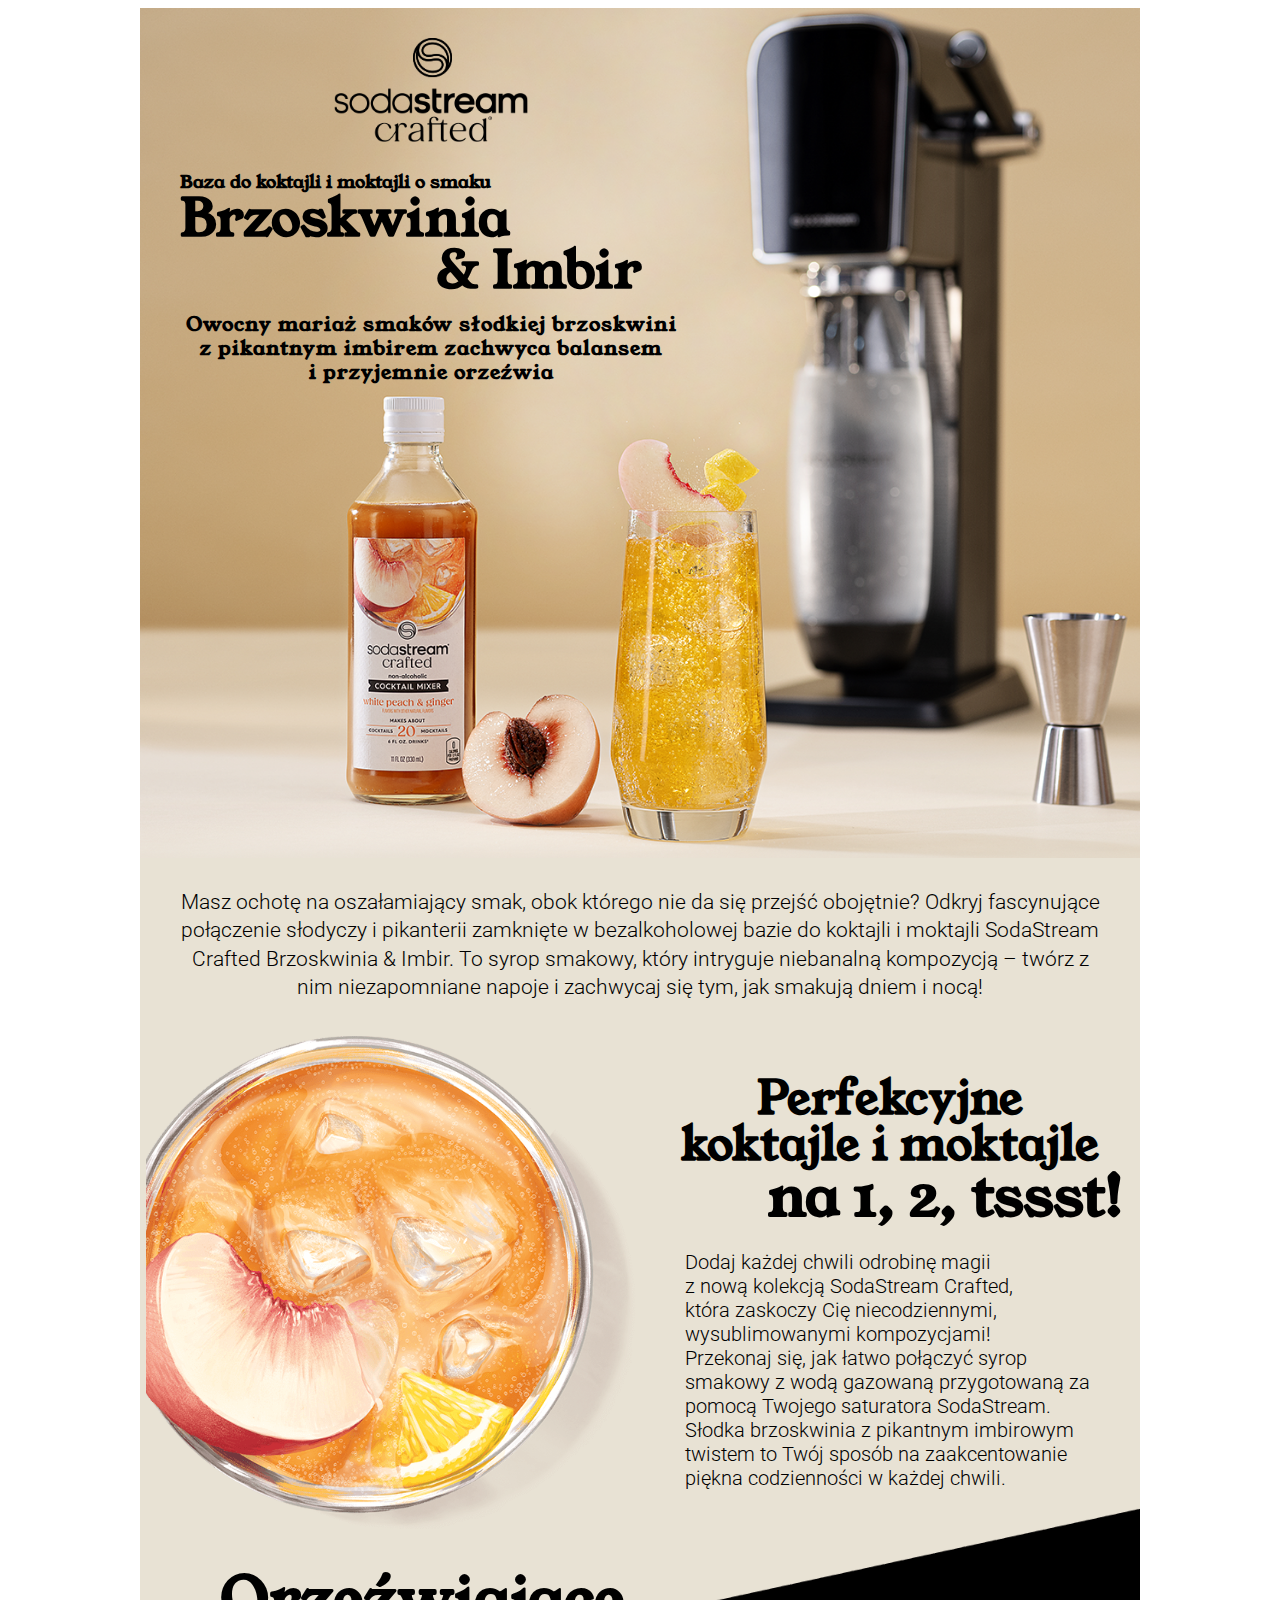
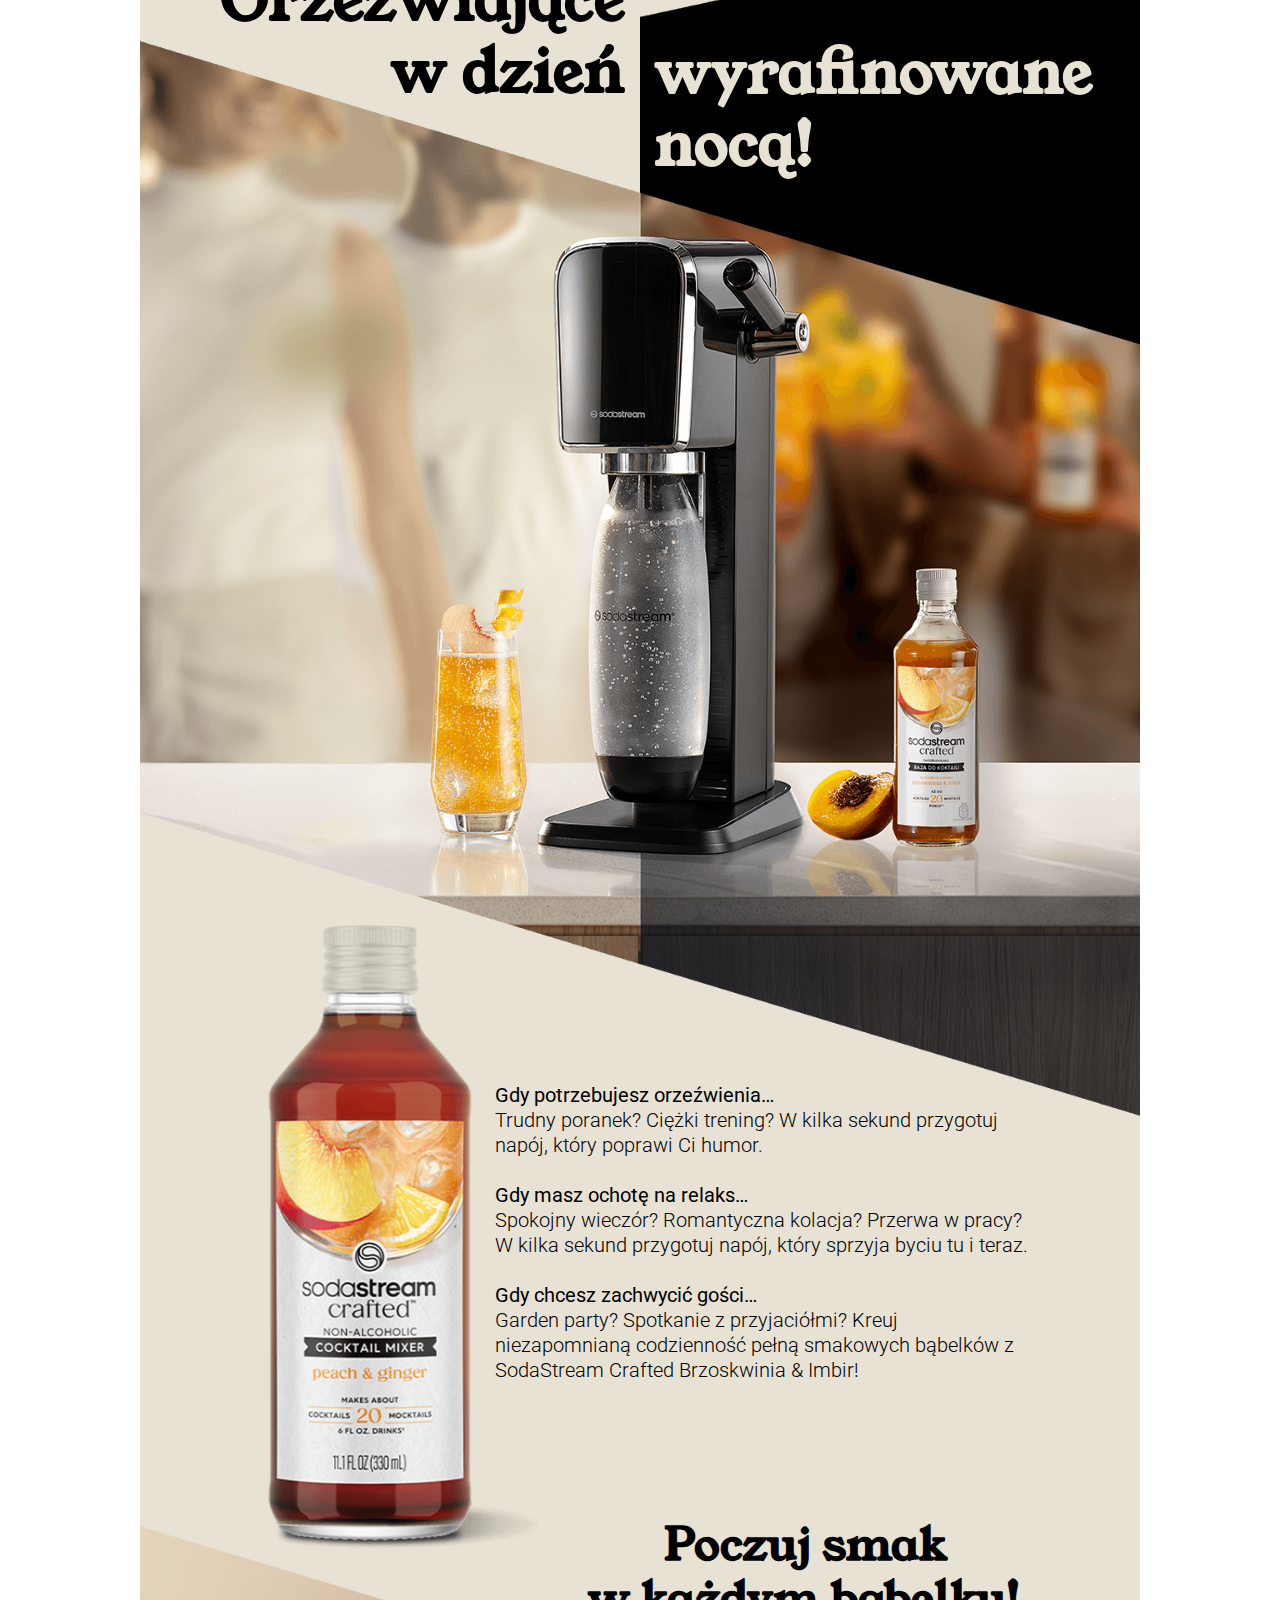
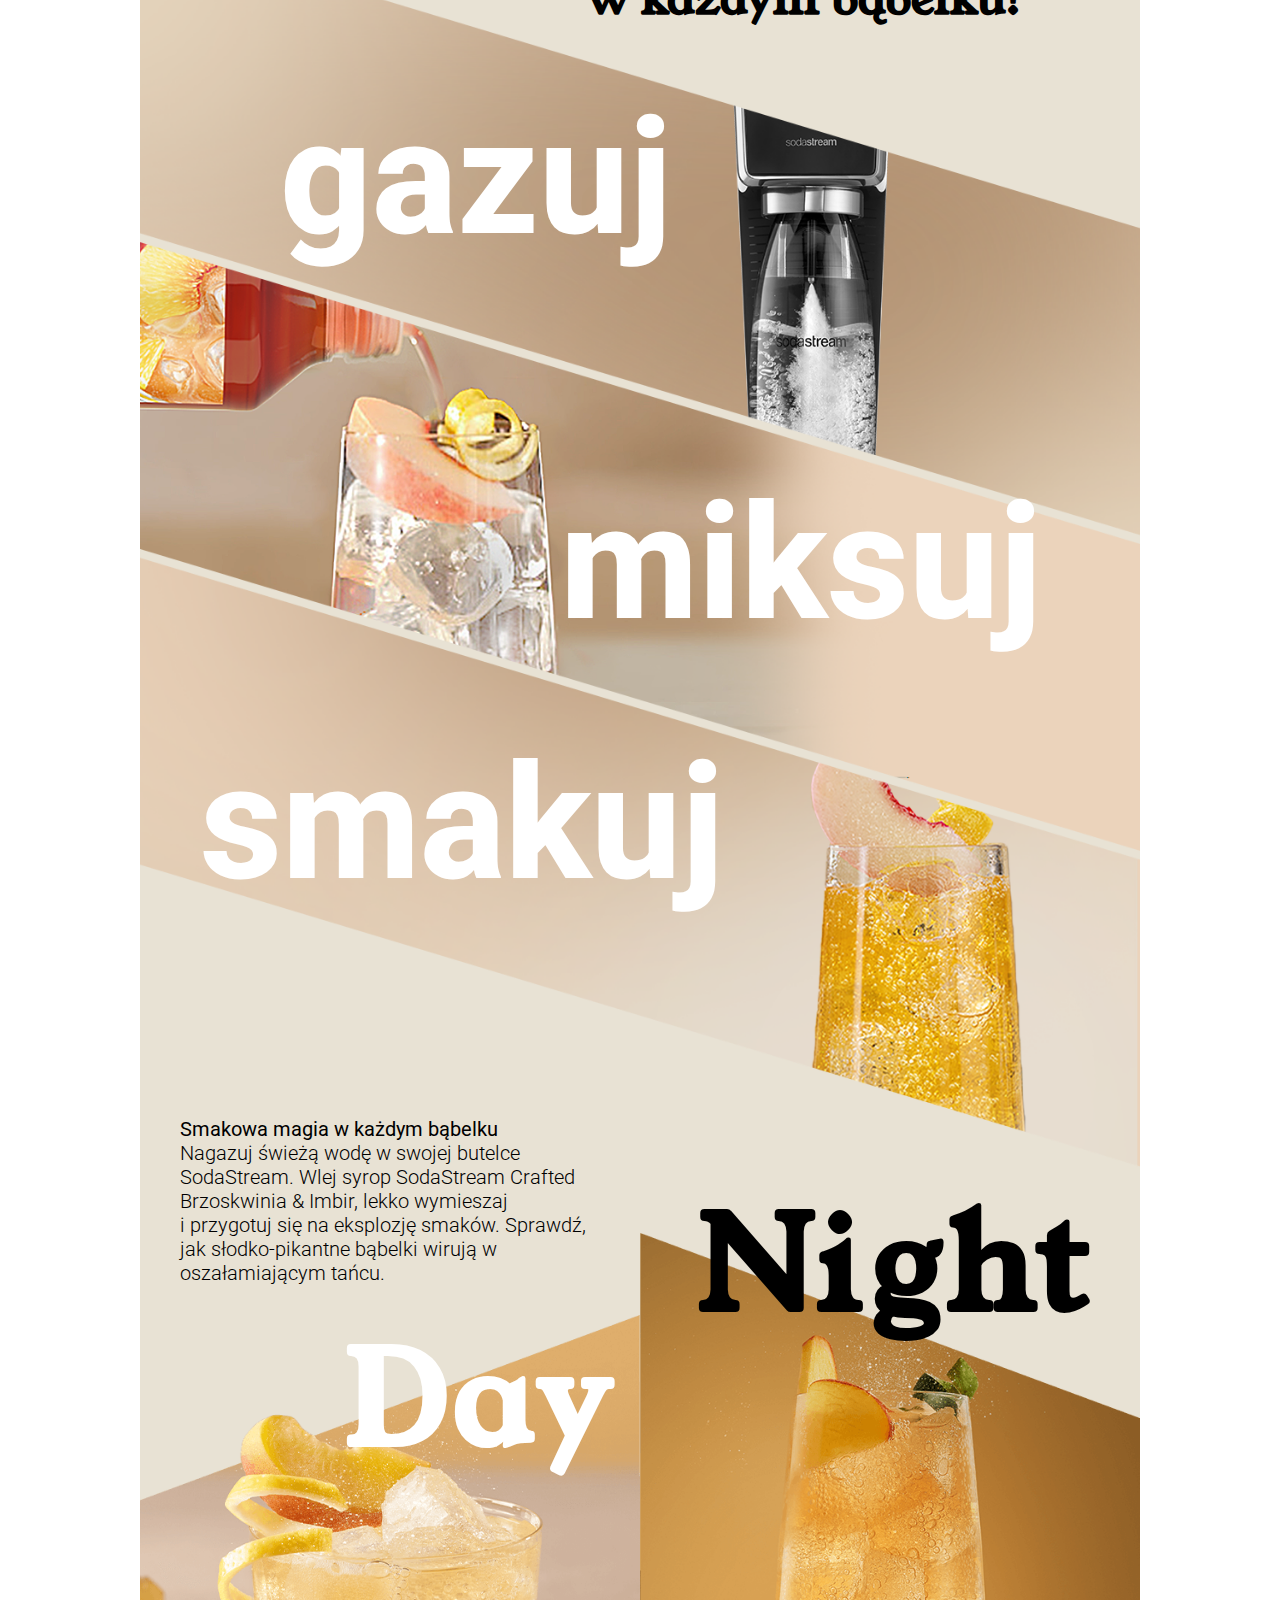
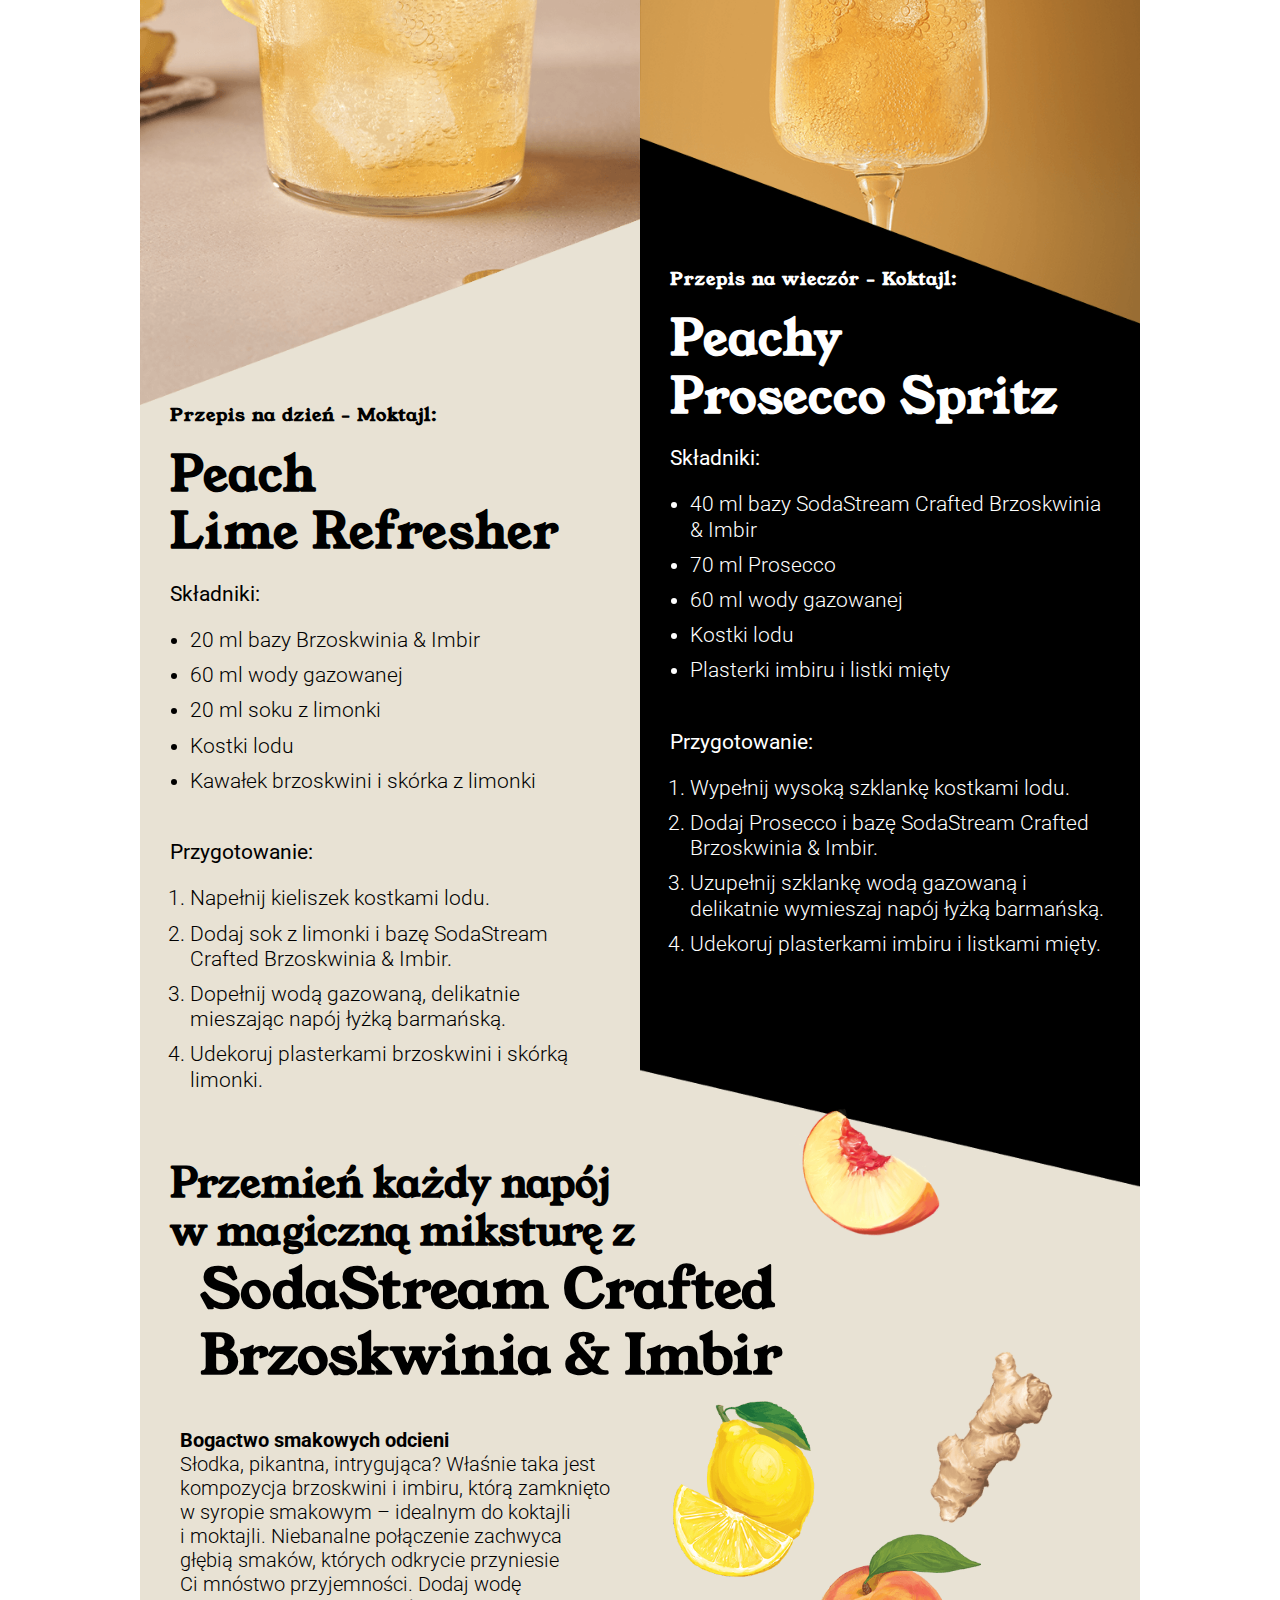
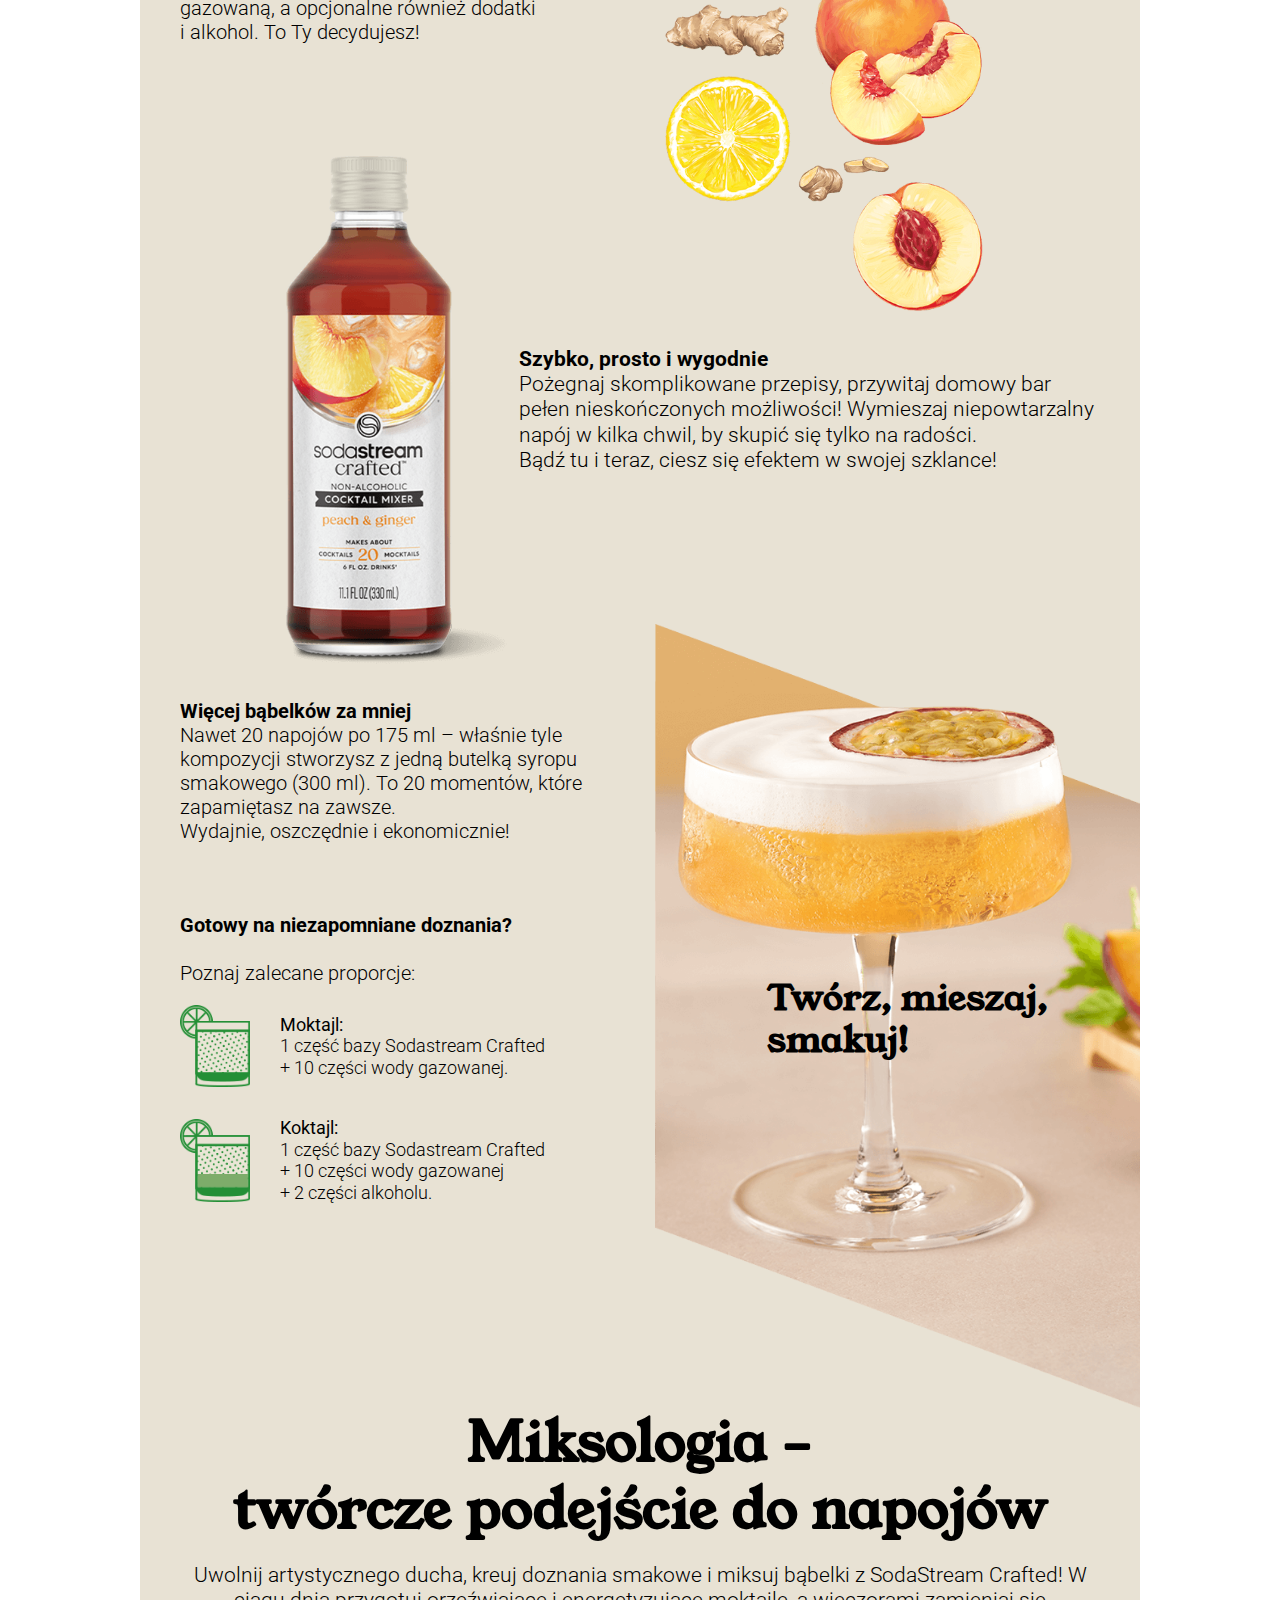
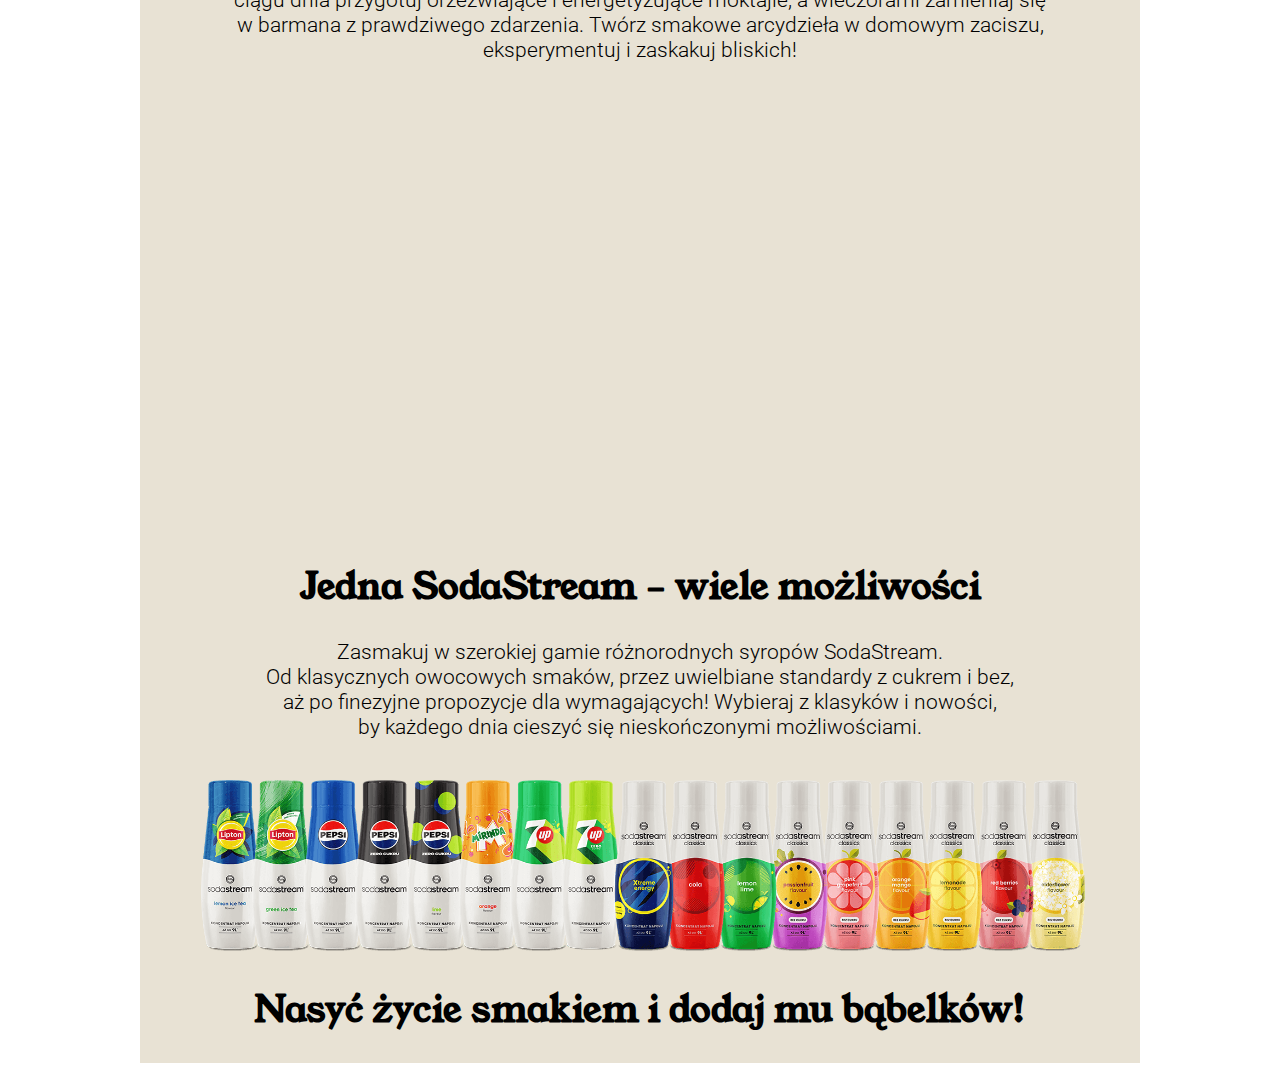
<file: 7290113762954/index.html>
<!DOCTYPE html>
<html lang="pl">

  <head>
    <meta charset="UTF-8" />
    <meta name="viewport" content="width=device-width, initial-scale=1.0">
    <title>New Syrup</title>
    <style>
      @import url('https://fonts.googleapis.com/css2?family=Roboto:ital,wght@0,100..900;1,100..900&family=Young+Serif&display=swap');
      #es-rc-content.es-rc {
        font-family: "HurmeGeometricSans3-Regular", "Roboto", sans-serif;
        font-size: 16px;
        font-weight: 300;
        line-height: 1.2;
        max-width: 1000px;
        margin: 0 auto;
        padding: 0;
        overflow: hidden;
        color: #000000;
        background: #e8e2d4;
      }
      #es-rc-content.es-rc .es-title {
        margin: 0;
        padding: 0;
        line-height: inherit;
        color: inherit;
        text-align: center;
        margin-bottom: 32px;
        margin-top: 32px;
        font-family: "Gazpacho-Bold", "Young Serif", sans-serif;
        font-weight: 700;
        font-size: 36px;
      }
      #es-rc-content.es-rc html,
      #es-rc-content.es-rc body {
        margin: 0;
        padding: 0;
      }
      #es-rc-content.es-rc * {
        box-sizing: border-box;
      }
      #es-rc-content.es-rc p {
        margin: 0;
      }
      #es-rc-content.es-rc h2 {
        margin: 0;
      }
      #es-rc-content.es-rc .es-kv {
        margin: 0;
        padding: 0;
        padding-left: 5px;
        padding-right: 5px;
        position: relative;
      }
      #es-rc-content.es-rc .es-kv__logo {
        position: relative;
        margin: 0 auto;
        padding: 30px 15px;
        max-width: 90%;
      }
      #es-rc-content.es-rc .es-kv__title {
        position: relative;
        margin: 0;
        padding: 0;
        font-family: "Gazpacho-Bold", "Young Serif", sans-serif;
        font-weight: 700;
        padding-top: 5px;
        padding-bottom: 15px;
        text-align: center;
        font-size: 35px;
        font-weight: 700;
        line-height: 1;
      }
      #es-rc-content.es-rc .es-kv__title--small {
        font-family: "Gazpacho-Bold", "Young Serif", sans-serif;
        font-weight: 700;
        font-size: 14px;
        text-align: center;
      }
      #es-rc-content.es-rc .es-kv__subtitle {
        font-family: "Gazpacho-Bold", "Young Serif", sans-serif;
        font-weight: 700;
        text-align: center;
        font-size: 18px;
        padding-bottom: 15px;
        letter-spacing: 1px;
      }
      #es-rc-content.es-rc .es-kv__packshot {
        position: relative;
      }
      #es-rc-content.es-rc .es-kv__packshot--photo {
        max-width: 100%;
        display: block;
        margin: 0 auto;
        position: relative;
        z-index: 1;
      }
      #es-rc-content.es-rc .es-kv__img {
        max-width: 60%;
        display: block;
        margin: 0 auto;
      }
      #es-rc-content.es-rc .es-kv__text {
        font-family: "HurmeGeometricSans3-Regular", "Roboto";
        font-weight: 300;
        margin: 0 auto;
        margin-bottom: 30px;
        text-align: center;
        padding: 0 10px;
        font-size: 16px;
      }
      #es-rc-content.es-rc .es-info {
        margin: 0;
        padding: 0;
      }
      #es-rc-content.es-rc .es-info__title {
        position: relative;
        margin: 0;
        padding: 0;
        margin: 0 auto;
        color: #000000;
        padding: 25px;
        text-align: center;
        font-size: 28px;
      }
      #es-rc-content.es-rc .es-info__title--large {
        display: block;
        text-align: right;
        font-size: 32px;
      }
      #es-rc-content.es-rc .es-info__text {
        width: 90%;
        margin: 0;
        padding: 0;
        font-family: "HurmeGeometricSans3-Regular", "Roboto";
        font-weight: 300;
        color: #000000;
        padding: 0 15px 25px;
        margin: 0 auto;
      }
      #es-rc-content.es-rc .es-info__text b {
        font-family: "HurmeGeometricSans3-Bold", "Roboto";
        font-weight: 700;
      }
      #es-rc-content.es-rc .es-possibilities {
        margin: 30px 0 0;
        padding-top: 75px;
      }
      #es-rc-content.es-rc .es-possibilities__title {
        position: relative;
        margin: 0;
        padding: 0;
        font-family: "Gazpacho-Bold", "Young Serif", sans-serif;
        font-weight: 700;
        padding: 15px 15px 0;
        margin-top: -12px;
        font-size: 20px;
        font-weight: 700;
      }
      #es-rc-content.es-rc .es-possibilities__title--first {
        margin-top: -30px;
        text-align: right;
      }
      #es-rc-content.es-rc .es-possibilities__title--second {
        position: absolute;
        top: 44%;
        left: -10px;
        color: #e8e2d4;
      }
      #es-rc-content.es-rc .es-possibilities__title-container {
        display: flex;
        justify-content: center;
        align-items: center;
        position: relative;
        top: -60px;
      }
      #es-rc-content.es-rc .es-possibilities__title-group {
        position: relative;
        max-width: 50%;
        min-width: 50%;
      }
      #es-rc-content.es-rc .es-possibilities__subtitle {
        margin: 0;
        padding: 0;
        padding-top: 20px;
        padding-right: 10px;
        font-size: 20px;
        font-family: "Gazpacho-Bold", "Young Serif", sans-serif;
        font-weight: 700;
        text-align: right;
      }
      #es-rc-content.es-rc .es-possibilities__img {
        max-width: 100%;
        display: block;
        margin: 0 auto;
        margin-top: -103px;
      }
      #es-rc-content.es-rc .es-possibilities__text {
        padding: 15px;
        font-family: "HurmeGeometricSans3-Regular", "Roboto";
        font-weight: 300;
      }
      #es-rc-content.es-rc .es-possibilities__packshot {
        margin: 0 auto;
        display: block;
        max-width: 100%;
        max-width: 60%;
        padding-left: 45px;
      }
      #es-rc-content.es-rc .es-photo__img {
        max-width: 90%;
        display: block;
        margin: 0 auto;
        padding: 5px 5px;
      }
      #es-rc-content.es-rc .es-photo__img {
        margin-left: -1%;
      }
      #es-rc-content.es-rc .es-photo__img--syrups {
        margin: 0 auto;
      }
      #es-rc-content.es-rc .es-triple__title {
        position: relative;
        margin: 0;
        padding: 0;
        font-family: "HurmeGeometricSans3-Bold", "Roboto";
        font-weight: 700;
        padding: 15px 15px 0;
        text-align: center;
        text-transform: uppercase;
        font-size: 36px;
        font-weight: 700;
      }
      #es-rc-content.es-rc .es-triple__text {
        margin: 0;
        padding: 0;
        line-height: inherit;
        color: inherit;
        font-family: inherit;
        font-weight: inherit;
        margin: 0 auto;
        width: 80%;
        font-size: 20px;
        font-family: "HurmeGeometricSans3-Light", "Roboto", sans-serif;
        text-align: center;
        padding: 0 15px 30px;
      }
      #es-rc-content.es-rc .es-triple__wrapper {
        display: flex;
        flex-wrap: wrap;
        align-items: center;
        justify-content: space-around;
      }
      #es-rc-content.es-rc .es-triple__mobile-container {
        position: relative;
      }
      #es-rc-content.es-rc .es-triple__single {
        height: 100%;
        position: relative;
      }
      #es-rc-content.es-rc .es-triple__desc {
        margin: 0;
        padding: 0;
        position: absolute;
        top: 25px;
        left: 0;
        font-family: "HurmeGeometricSans3-Bold", "Roboto";
        font-weight: 700;
        color: #ffffff;
        font-size: 35px;
        text-align: center;
        padding-top: 20px;
      }
      #es-rc-content.es-rc .es-triple__desc--first {
        top: 20%;
        left: 24%;
      }
      #es-rc-content.es-rc .es-triple__desc--second {
        top: 32%;
        left: 41%;
      }
      #es-rc-content.es-rc .es-triple__desc--third {
        top: 21%;
        left: 16%;
      }
      #es-rc-content.es-rc .es-triple__desc-mobile--first, #es-rc-content.es-rc .es-triple__desc-mobile--second, #es-rc-content.es-rc .es-triple__desc-mobile--third {
        position: absolute;
        top: 25px;
        left: 0;
        font-family: "HurmeGeometricSans3-Black", "Roboto";
        font-weight: 800;
        color: #ffffff;
        font-size: 45px;
        text-align: center;
      }
      #es-rc-content.es-rc .es-triple__desc-mobile--first {
        top: 12%;
        left: 23%;
      }
      #es-rc-content.es-rc .es-triple__desc-mobile--second {
        top: 41%;
        left: 43%;
      }
      #es-rc-content.es-rc .es-triple__desc-mobile--third {
        top: 61%;
        left: 16%;
      }
      #es-rc-content.es-rc .es-triple__desktop-container {
        display: none;
      }
      #es-rc-content.es-rc .es-triple__img {
        max-width: 100%;
        display: block;
        margin: 0 auto;
        min-width: 250px;
      }
      #es-rc-content.es-rc .es-recipes__day-night-title {
        margin-bottom: 20px;
        padding-left: 10px;
        padding-right: 10px;
        font-family: "HurmeGeometricSans3-Bold", "Roboto";
        font-weight: 700;
        font-size: 18px;
      }
      #es-rc-content.es-rc .es-recipes__day-night-description {
        padding-left: 10px;
        padding-right: 10px;
        margin-bottom: 30px;
        font-family: "HurmeGeometricSans3-Regular", "Roboto";
        font-weight: 300;
        font-size: 16px;
      }
      #es-rc-content.es-rc .es-recipes__day-night {
        position: relative;
        margin-bottom: 50px;
      }
      #es-rc-content.es-rc .es-recipes__day-night--second {
        margin-bottom: 100px;
      }
      #es-rc-content.es-rc .es-recipes__day-night-label {
        position: absolute;
        margin-top: 30px;
        padding-left: 10px;
        padding-right: 10px;
        font-family: "Gazpacho-Bold", "Young Serif", sans-serif;
        font-weight: 700;
        font-size: 60px;
        letter-spacing: 5px;
      }
      #es-rc-content.es-rc .es-recipes__day-night-label--first {
        color: #ffffff;
        top: 12%;
        left: 40%;
      }
      #es-rc-content.es-rc .es-recipes__day-night-label--second {
        color: #000000;
        top: -6%;
        left: 0%;
      }
      #es-rc-content.es-rc .es-recipes__img {
        margin: 0 auto;
        display: block;
        max-width: 100%;
      }
      #es-rc-content.es-rc .es-recipes__img--night-desktop {
        display: none;
      }
      #es-rc-content.es-rc .es-recipes__day-night-recipe-content-title {
        margin-bottom: 20px;
        font-family: "Gazpacho-Bold", "Young Serif", sans-serif;
        font-weight: 700;
        font-size: 30px;
        letter-spacing: 1px;
      }
      #es-rc-content.es-rc .es-recipes__day-night-recipe-content-title--small {
        margin-bottom: 20px;
        font-family: "HurmeGeometricSans3-Regular", "Roboto";
        font-weight: 400;
        font-size: 16px;
      }
      #es-rc-content.es-rc .es-recipes__day-night-recipe-content {
        padding-left: 10px;
        padding-right: 10px;
        z-index: 1;
        font-size: 13px;
      }
      #es-rc-content.es-rc .es-recipes__day-night-recipe-content--dark {
        background-color: black;
        color: white;
        -webkit-clip-path: polygon(0 0%, 100% 14%, 100% 100%, 0 89%);
                clip-path: polygon(0 0%, 100% 14%, 100% 100%, 0 89%);
        padding-top: 30%;
        padding-bottom: 90px;
        margin-top: -38%;
      }
      #es-rc-content.es-rc .es-recipes__day-night-recipe-content-ingredients-list {
        padding-left: 20px;
      }
      #es-rc-content.es-rc .es-recipes__day-night-recipe-content-ingredients-list li {
        margin-bottom: 10px;
      }
      #es-rc-content.es-rc .es-lemonade__title {
        margin-bottom: 10px;
      }
      #es-rc-content.es-rc .es-lemonade__subtitle {
        margin-bottom: 10px;
        font-family: "Gazpacho-Regular", "Roboto";
        font-weight: 400;
        text-align: center;
        font-size: 18px;
      }
      #es-rc-content.es-rc .es-lemonade__title-group {
        position: relative;
      }
      #es-rc-content.es-rc .es-lemonade__title-image {
        margin: 0 auto;
        display: block;
        max-width: 100%;
        max-width: 20%;
        position: absolute;
        top: -46%;
        right: 5%;
      }
      #es-rc-content.es-rc .es-lemonade__image {
        margin: 0 auto;
        display: block;
        max-width: 100%;
      }
      #es-rc-content.es-rc .es-lemonade__image--bottle {
        max-width: 50%;
        margin-bottom: 30px;
      }
      #es-rc-content.es-rc .es-lemonade__content {
        padding-top: 30px;
        margin-bottom: 50px;
      }
      #es-rc-content.es-rc .es-lemonade__text {
        font-family: "HurmeGeometricSans3-Regular", "Roboto";
        font-weight: 300;
        margin-bottom: 30px;
        padding-left: 10px;
        padding-right: 10px;
      }
      #es-rc-content.es-rc .es-lemonade__group {
        max-width: 400px;
        padding-left: 10px;
        padding-right: 10px;
      }
      #es-rc-content.es-rc .es-lemonade__group-list {
        max-width: 400px;
      }
      #es-rc-content.es-rc .es-lemonade__group-title {
        max-width: 400px;
        margin-bottom: 10px;
      }
      #es-rc-content.es-rc .es-lemonade__group-list-item {
        display: flex;
        align-items: center;
        justify-content: flex-start;
        gap: 30px;
        margin-bottom: 30px;
      }
      #es-rc-content.es-rc .es-lemonade__group-list-item-description {
        max-width: 60%;
      }
      #es-rc-content.es-rc .es-lemonade__group-list-item-image {
        margin: 0 auto;
        display: block;
        max-width: 100%;
        margin-left: 0;
        margin-right: 0;
        max-width: 70px;
      }
      #es-rc-content.es-rc .es-lemonade__bold {
        font-family: "HurmeGeometricSans3-Bold", "Roboto";
        font-weight: 700;
      }
      #es-rc-content.es-rc .es-lemonade__image-group {
        position: relative;
      }
      #es-rc-content.es-rc .es-lemonade__image-group-text {
        position: absolute;
        top: 43%;
        left: 16%;
        font-family: "Gazpacho-Bold", "Young Serif", sans-serif;
        font-weight: 700;
        font-size: 25px;
      }
      #es-rc-content.es-rc .es-video {
        margin: 0 auto 34px;
        width: 95%;
        position: relative;
      }
      #es-rc-content.es-rc .es-video__title {
        margin: 0;
        padding: 0;
        font-size: 30px;
        text-align: center;
        margin-bottom: 20px;
      }
      #es-rc-content.es-rc .es-video__subtitle {
        margin: 0;
        padding: 0;
        font-family: "Gazpacho-Regular", "Roboto";
        font-weight: 400;
        text-align: center;
        margin-bottom: 20px;
        font-size: 18px;
      }
      #es-rc-content.es-rc .es-video__subtitle-second {
        font-family: "Gazpacho-Bold", "Young Serif", sans-serif;
        font-weight: 700;
        font-size: 23px;
      }
      #es-rc-content.es-rc .es-video__text {
        font-family: "HurmeGeometricSans3-Regular", "Roboto";
        font-weight: 300;
        text-align: center;
        max-width: 100%;
        margin-bottom: 20px;
      }
      #es-rc-content.es-rc .es-video__container {
        margin: 0 auto;
        width: 100%;
        position: relative;
        padding-bottom: 46.25%;
        height: 0;
      }
      #es-rc-content.es-rc .es-video__iframe {
        border: 0;
        position: absolute;
        top: 0;
        left: 0;
        width: 100%;
        height: 100%;
        z-index: 1;
        max-height: 540px;
      }
      #es-rc-content.es-rc .es-video__img {
        max-width: 100%;
        display: block;
        margin: 0 auto;
        max-width: 200px;
      }
      #es-rc-content.es-rc .es-photo__text {
        font-size: 23px;
      }
      @media screen and (min-width: 400px) {
        #es-rc-content.es-rc .es-possibilities__title-container {
          top: -45px;
        }
      }
      @media screen and (min-width: 500px) {
        #es-rc-content.es-rc .es-recipes__day-night-recipe-content {
          font-size: 16px;
        }
        #es-rc-content.es-rc .es-recipes__day-night {
          margin-bottom: 100px;
        }
        #es-rc-content.es-rc .es-recipes__day-night-group {
          max-width: 395px;
          margin: 0 auto;
          margin-left: 10%;
        }
        #es-rc-content.es-rc .es-recipes__day-night-label--first {
          top: 10%;
          left: 44%;
        }
        #es-rc-content.es-rc .es-recipes__day-night-label--second {
          top: 3%;
          left: 0%;
        }
        #es-rc-content.es-rc .es-triple__wrapper {
          flex-wrap: nowrap;
        }
        #es-rc-content.es-rc .es-triple__desc-mobile--first, #es-rc-content.es-rc .es-triple__desc-mobile--second, #es-rc-content.es-rc .es-triple__desc-mobile--third {
          font-size: 70px;
        }
        #es-rc-content.es-rc .es-triple__desc-mobile--first {
          top: 12%;
          left: 23%;
        }
        #es-rc-content.es-rc .es-triple__desc-mobile--second {
          top: 41%;
          left: 41%;
        }
        #es-rc-content.es-rc .es-triple__desc-mobile--third {
          top: 61%;
          left: 16%;
        }
        #es-rc-content.es-rc .es-video {
          margin-top: -50px;
        }
        #es-rc-content.es-rc .es-video__img {
          max-width: 300px;
        }
        #es-rc-content.es-rc .es-video__text {
          max-width: 80%;
          margin: 0 auto;
          margin-bottom: 30px;
        }
        #es-rc-content.es-rc .es-possibilities__title-container {
          top: -15px;
        }
        #es-rc-content.es-rc .es-lemonade__image-group-text {
          top: 45%;
          left: 20%;
          font-size: 35px;
        }
        #es-rc-content.es-rc .es-photo__img {
          margin-left: -1%;
        }
        #es-rc-content.es-rc .es-photo__img--syrups {
          margin: 0 auto;
        }
      }
      @media screen and (min-width: 600px) {
        #es-rc-content.es-rc .es-title {
          font-size: 56px;
        }
        #es-rc-content.es-rc .es-video__subtitle-second {
          font-size: 36px;
        }
        #es-rc-content.es-rc .es-photo__text {
          font-size: 36px;
        }
        #es-rc-content.es-rc .es-recipes {
          display: flex;
        }
        #es-rc-content.es-rc .es-recipes__day-night {
          max-width: 50%;
        }
        #es-rc-content.es-rc .es-recipes__day-night--second {
          padding-top: 190px;
        }
        #es-rc-content.es-rc .es-recipes__day-night-label--second {
          top: 10%;
          left: 0%;
        }
        #es-rc-content.es-rc .es-recipes__day-night-recipe-content--dark {
          top: 47%;
        }
        #es-rc-content.es-rc .es-recipes__day-night-recipe-content {
          padding-left: 10px;
          padding-right: 10px;
          z-index: 1;
          font-size: 13px;
        }
        #es-rc-content.es-rc .es-recipes__day-night-label--first {
          top: 16%;
        }
        #es-rc-content.es-rc .es-possibilities {
          margin: 30px 0 0;
          padding-top: 75px;
        }
        #es-rc-content.es-rc .es-possibilities__packshot {
          padding-left: 0;
        }
        #es-rc-content.es-rc .es-possibilities__title-container {
          top: 10px;
        }
        #es-rc-content.es-rc .es-possibilities__title {
          font-size: 25px;
        }
        #es-rc-content.es-rc .es-possibilities__left, #es-rc-content.es-rc .es-possibilities__right {
          min-width: 50%;
        }
        #es-rc-content.es-rc .es-possibilities__right {
          min-width: 60%;
          margin-left: -50px;
        }
        #es-rc-content.es-rc .es-possibilities__content {
          display: flex;
          align-items: center;
          justify-content: center;
          padding-left: 30px;
          padding-right: 30px;
        }
        #es-rc-content.es-rc .es-possibilities__title {
          font-size: 25px;
        }
        #es-rc-content.es-rc .es-possibilities__title--first, #es-rc-content.es-rc .es-possibilities__title--second {
          font-size: 35px;
        }
        #es-rc-content.es-rc .es-possibilities__title--second {
          left: 0;
        }
        #es-rc-content.es-rc .es-info__container {
          display: flex;
          align-items: center;
          justify-content: center;
        }
        #es-rc-content.es-rc .es-info__left, #es-rc-content.es-rc .es-info__right {
          max-width: 50%;
        }
        #es-rc-content.es-rc .es-lemonade {
          margin-top: -100px;
        }
        #es-rc-content.es-rc .es-lemonade__subtitle {
          font-size: 26px;
        }
        #es-rc-content.es-rc .es-lemonade__image {
          max-width: 50%;
        }
        #es-rc-content.es-rc .es-lemonade__image--bottle {
          max-width: 25%;
        }
        #es-rc-content.es-rc .es-lemonade__image--coctail {
          max-width: 100%;
        }
      }
      @media screen and (min-width: 700px) {
        #es-rc-content.es-rc .es-triple__desc-mobile--first, #es-rc-content.es-rc .es-triple__desc-mobile--second, #es-rc-content.es-rc .es-triple__desc-mobile--third {
          font-size: 90px;
        }
        #es-rc-content.es-rc .es-triple__desc-mobile--first {
          top: 12%;
          left: 26%;
        }
        #es-rc-content.es-rc .es-triple__desc-mobile--second {
          top: 43%;
          left: 40%;
        }
        #es-rc-content.es-rc .es-triple__desc-mobile--third {
          top: 63%;
          left: 18%;
        }
      }
      @media screen and (min-width: 768px) {
        #es-rc-content.es-rc .es-kv {
          background: url("./images/kv-bg.png") no-repeat center center;
          background-size: cover;
          min-height: 800px;
          padding-bottom: 300px;
        }
        #es-rc-content.es-rc .es-kv__packshot {
          display: none;
        }
        #es-rc-content.es-rc .es-kv__title {
          font-size: 35px;
        }
        #es-rc-content.es-rc .es-kv__title--small {
          text-align: left;
        }
        #es-rc-content.es-rc .es-kv__title--left {
          display: block;
          text-align: left;
        }
        #es-rc-content.es-rc .es-kv__packshot {
          position: absolute;
          right: 0;
          top: 30px;
          width: 350px;
        }
        #es-rc-content.es-rc .es-kv__packshot--photo {
          max-width: 100%;
          display: block;
          margin: 0 auto;
          padding: 0;
          position: relative;
          z-index: 1;
        }
        #es-rc-content.es-rc .es-kv__title-group {
          position: absolute;
          max-width: 455px;
          left: 25px;
          top: -3%;
          margin: 0 auto;
          text-align: center;
        }
        #es-rc-content.es-rc .es-kv__text {
          padding-top: 30px;
          padding-bottom: 30px;
          width: 67%;
          margin: 0 auto;
          text-align: center;
          font-size: 17px;
        }
        #es-rc-content.es-rc .es-triple__title {
          font-size: 50px;
        }
        #es-rc-content.es-rc .es-info__titleBig {
          font-size: 50px;
        }
        #es-rc-content.es-rc .es-info__title--large {
          font-size: 42px;
          margin-right: 50px;
        }
        #es-rc-content.es-rc .es-recipes__day-night--first {
          margin-top: -50px;
        }
        #es-rc-content.es-rc .es-recipes__day-night--second {
          padding-top: 66px;
        }
        #es-rc-content.es-rc .es-recipes__day-night-recipe-content-title {
          margin-bottom: 20px;
          font-family: "Gazpacho-Bold", "Young Serif", sans-serif;
          font-weight: 700;
          font-size: 35px;
        }
        #es-rc-content.es-rc .es-recipes__day-night-recipe-content-title--small {
          font-size: 16px;
        }
        #es-rc-content.es-rc .es-recipes__day-night-label {
          font-size: 80px;
        }
        #es-rc-content.es-rc .es-recipes__day-night-label--first {
          top: 10%;
        }
        #es-rc-content.es-rc .es-recipes__day-night-label--second {
          top: 2%;
          left: 0%;
        }
        #es-rc-content.es-rc .es-recipes__day-night-recipe-content {
          font-size: 18px;
        }
        #es-rc-content.es-rc .es-lemonade__content {
          display: flex;
          align-items: center;
          justify-content: center;
          padding-left: 30px;
        }
        #es-rc-content.es-rc .es-lemonade__content--1 {
          align-items: flex-start;
        }
        #es-rc-content.es-rc .es-lemonade__content--2 {
          margin-top: -150px;
        }
        #es-rc-content.es-rc .es-lemonade__content--3 {
          margin-top: -150px;
        }
        #es-rc-content.es-rc .es-lemonade__image--grapefruit {
          margin-top: 50px;
        }
        #es-rc-content.es-rc .es-lemonade__image--coctail {
          max-width: 100%;
        }
        #es-rc-content.es-rc .es-lemonade__texts {
          max-width: 50%;
          padding-left: 2%;
        }
        #es-rc-content.es-rc .es-lemonade__text {
          max-width: 46%;
        }
        #es-rc-content.es-rc .es-lemonade__text--second {
          max-width: 63%;
        }
        #es-rc-content.es-rc .es-lemonade__text--third {
          max-width: 76%;
        }
        #es-rc-content.es-rc .es-lemonade__title {
          margin-left: 7%;
          font-size: 45px;
          text-align: left;
        }
        #es-rc-content.es-rc .es-lemonade__title {
          font-size: 40px;
        }
        #es-rc-content.es-rc .es-lemonade__title--second {
          display: block;
          padding-left: 30px;
          font-size: 55px;
        }
        #es-rc-content.es-rc .es-lemonade__subtitle {
          font-size: 40px;
          padding-left: 30px;
        }
        #es-rc-content.es-rc .es-lemonade__title-image {
          max-width: 15%;
          top: -23%;
          right: 20%;
        }
      }
      @media screen and (min-width: 825px) {
        #es-rc-content.es-rc .es-recipes__img--night-desktop {
          display: block;
        }
        #es-rc-content.es-rc .es-recipes__img--night-mobile {
          display: none;
        }
        #es-rc-content.es-rc .es-recipes__day-night-recipe-content--dark {
          position: absolute;
          top: 39%;
          left: 0;
          z-index: 1;
          color: #ffffff;
          margin-top: 0;
          background-color: transparent;
          padding-top: 0;
          -webkit-clip-path: none;
                  clip-path: none;
        }
      }
      @media screen and (min-width: 998px) {
        #es-rc-content.es-rc .es-kv__title {
          padding: 15px;
          padding-top: 0;
          padding-left: 0;
          font-size: 40px;
        }
        #es-rc-content.es-rc .es-kv__title--small {
          font-size: 18px;
        }
        #es-rc-content.es-rc .es-kv__img {
          max-width: 46%;
        }
        #es-rc-content.es-rc .es-kv__title-group {
          max-width: 455px;
          left: 10%;
          top: -1%;
        }
        #es-rc-content.es-rc .es-kv__packshot {
          position: absolute;
          right: 0;
          top: 30px;
          width: 450px;
        }
        #es-rc-content.es-rc .es-kv__packshot--photo {
          max-width: 100%;
          display: block;
          margin: 0 auto;
          padding: 0;
          position: relative;
          z-index: 1;
        }
        #es-rc-content.es-rc .es-possibilities {
          margin-top: -100px;
        }
        #es-rc-content.es-rc .es-possibilities__title-container {
          top: 43px;
        }
        #es-rc-content.es-rc .es-possibilities__right {
          margin-left: -160px;
          margin-top: 100px;
        }
        #es-rc-content.es-rc .es-possibilities__title {
          font-size: 36px;
        }
        #es-rc-content.es-rc .es-possibilities__title--first, #es-rc-content.es-rc .es-possibilities__title--second {
          font-size: 45px;
        }
        #es-rc-content.es-rc .es-possibilities__title--second {
          top: 44%;
        }
        #es-rc-content.es-rc .es-possibilities .es-possibilities__content {
          margin-top: -150px;
        }
        #es-rc-content.es-rc .es-possibilities .es-possibilities__packshot {
          width: 274px;
          margin-top: -120px;
        }
        #es-rc-content.es-rc .es-possibilities .es-possibilities__text {
          font-size: 20px;
          width: 91%;
          line-height: 1.25;
        }
        #es-rc-content.es-rc .es-possibilities__img {
          margin-top: -150px;
        }
        #es-rc-content.es-rc .es-info__title {
          line-height: 1;
        }
        #es-rc-content.es-rc .es-info__text {
          width: 440px;
          font-size: 20px;
        }
        #es-rc-content.es-rc .es-video__text {
          font-size: 21px;
          max-width: 95%;
        }
        #es-rc-content.es-rc .es-video__text--second {
          max-width: 85%;
        }
        #es-rc-content.es-rc .es-recipes__day-night-title {
          font-size: 20px;
          margin-bottom: 30px;
        }
        #es-rc-content.es-rc .es-recipes__day-night-description {
          font-size: 20px;
        }
        #es-rc-content.es-rc .es-recipes__day-night-group {
          max-width: 429px;
          margin-left: 6%;
        }
        #es-rc-content.es-rc .es-recipes__day-night-recipe-content {
          padding-left: 30px;
          padding-right: 30px;
          font-size: 20px;
          top: 43%;
        }
        #es-rc-content.es-rc .es-recipes__day-night-label--first {
          top: 10.4%;
          left: 39%;
        }
        #es-rc-content.es-rc .es-recipes__day-night-label--second {
          top: -0.7%;
          left: 9.4%;
        }
        #es-rc-content.es-rc .es-lemonade__image {
          max-width: 50%;
        }
        #es-rc-content.es-rc .es-lemonade__image--bottle {
          max-width: 23%;
          margin-left: 12%;
        }
        #es-rc-content.es-rc .es-lemonade__image--coctail {
          max-width: 100%;
        }
        #es-rc-content.es-rc .es-lemonade__image-group-text {
          left: 23%;
        }
        #es-rc-content.es-rc .es-lemonade__text {
          font-size: 20px;
        }
        #es-rc-content.es-rc .es-lemonade__text--first {
          max-width: 47%;
        }
        #es-rc-content.es-rc .es-lemonade__text--third {
          max-width: 88.1%;
          margin-bottom: 70px;
        }
        #es-rc-content.es-rc .es-lemonade__group-title {
          margin-bottom: 20px;
          font-size: 20px;
        }
        #es-rc-content.es-rc .es-lemonade__group-list-item-description {
          font-size: 18px;
        }
        #es-rc-content.es-rc .es-lemonade__group {
          max-width: 500px;
        }
        #es-rc-content.es-rc .es-lemonade__group-title {
          max-width: 500px;
        }
        #es-rc-content.es-rc .es-lemonade__group-list {
          max-width: 500px;
        }
        #es-rc-content.es-rc .es-lemonade__texts {
          padding-left: 0;
          margin-top: -100px;
        }
        #es-rc-content.es-rc .es-video__subtitle-second {
          font-size: 36px;
        }
        #es-rc-content.es-rc .es-photo__text {
          font-size: 36px;
        }
        #es-rc-content.es-rc .es-photo__img {
          max-width: 100%;
          margin-left: -3%;
        }
        #es-rc-content.es-rc .es-photo__img--syrups {
          margin: 0 auto;
          max-width: 90%;
        }
        #es-rc-content.es-rc .es-triple {
          margin-top: -100px;
        }
        #es-rc-content.es-rc .es-triple__desc-mobile--first, #es-rc-content.es-rc .es-triple__desc-mobile--second, #es-rc-content.es-rc .es-triple__desc-mobile--third {
          font-size: 160px;
        }
        #es-rc-content.es-rc .es-triple__desc-mobile--first {
          top: 11%;
          left: 14%;
        }
        #es-rc-content.es-rc .es-triple__desc-mobile--second {
          top: 42%;
          left: 42%;
        }
        #es-rc-content.es-rc .es-triple__desc-mobile--third {
          top: 63%;
          left: 6%;
        }
      }
      @media screen and (min-width: 1200px) {
        #es-rc-content.es-rc .es-kv {
          height: 100%;
          min-height: 850px;
        }
        #es-rc-content.es-rc .es-kv__title-group {
          max-width: 502px;
          left: 4%;
          top: 0%;
        }
        #es-rc-content.es-rc .es-kv__title {
          font-size: 52px;
          text-align: right;
          margin-right: 25px;
        }
        #es-rc-content.es-rc .es-kv__title--left {
          text-align: left;
        }
        #es-rc-content.es-rc .es-kv__subtitle {
          font-size: 20px;
        }
        #es-rc-content.es-rc .es-kv__text {
          font-size: 20px;
          width: 94%;
          font-size: 21px;
          line-height: 1.35;
        }
        #es-rc-content.es-rc .es-video__subtitle-second {
          font-size: 36px;
        }
        #es-rc-content.es-rc .es-photo__text {
          font-size: 36px;
        }
        #es-rc-content.es-rc .es-video__subtitle {
          font-size: 30px;
        }
        #es-rc-content.es-rc .es-info__title {
          font-size: 46px;
        }
        #es-rc-content.es-rc .es-info__title--large {
          font-size: 57px;
          margin-right: -27px;
        }
        #es-rc-content.es-rc .es-possibilities__title {
          font-size: 60px;
        }
        #es-rc-content.es-rc .es-possibilities__title--first {
          margin-top: -10px;
        }
        #es-rc-content.es-rc .es-possibilities__title--small {
          max-width: 700px;
          font-size: 36px;
        }
        #es-rc-content.es-rc .es-possibilities__subtitle {
          margin-top: 100px;
          margin-left: auto;
          margin-right: 50px;
          font-size: 45px;
          max-width: 500px;
          font-size: 45px;
          text-align: center;
        }
        #es-rc-content.es-rc .es-possibilities__title-container {
          top: 50px;
        }
        #es-rc-content.es-rc .es-recipes__day-night-label {
          font-size: 132px;
        }
        #es-rc-content.es-rc .es-recipes__day-night-recipe-content {
          font-size: 21px;
        }
        #es-rc-content.es-rc .es-recipes__day-night-recipe-content--dark {
          position: absolute;
          top: 43.3%;
        }
        #es-rc-content.es-rc .es-recipes__day-night-recipe-content-title {
          font-size: 48px;
        }
        #es-rc-content.es-rc .es-recipes__day-night-recipe-content-title--small {
          font-size: 18px;
        }
        #es-rc-content.es-rc .es-lemonade {
          margin-top: -160px;
        }
        #es-rc-content.es-rc .es-lemonade__title {
          margin-left: 3%;
        }
        #es-rc-content.es-rc .es-lemonade__content--2 {
          margin-top: -235px;
        }
        #es-rc-content.es-rc .es-lemonade__text--second {
          font-size: 21px;
          max-width: 68%;
          margin-right: 3%;
        }
        #es-rc-content.es-rc .es-lemonade__image--grapefruit {
          max-width: 40%;
          margin-top: -8%;
          margin-right: 9%;
        }
        #es-rc-content.es-rc .es-triple {
          margin-top: -100px;
        }
        #es-rc-content.es-rc .es-triple__desc-mobile--first, #es-rc-content.es-rc .es-triple__desc-mobile--second, #es-rc-content.es-rc .es-triple__desc-mobile--third {
          font-size: 160px;
        }
      }
      @media screen and (min-width: 1400px) {
        #es-rc-content.es-rc .es-lemonade__title {
          font-size: 40px;
        }
        #es-rc-content.es-rc .es-lemonade__title--second {
          display: block;
          padding-left: 30px;
          font-size: 55px;
        }
        #es-rc-content.es-rc .es-lemonade__subtitle {
          margin-top: -30px;
          font-size: 55px;
          margin-left: 0;
        }
        #es-rc-content.es-rc .es-lemonade__group-list-item {
          gap: 46px;
        }
        #es-rc-content.es-rc .es-lemonade__image-group-text {
          left: 16%;
          font-size: 45px;
          top: 43%;
        }
        #es-rc-content.es-rc .es-video {
          margin-top: -120px;
        }
      }
      @keyframes slidedown {
        from {
          opacity: 0;
          transform: translateY(-32px);
        }
        to {
          opacity: 1;
          transform: translateY(0);
        }
      }
      @keyframes slideright {
        from {
          opacity: 0.3;
          transform: translateX(-100px);
        }
        to {
          opacity: 1;
          transform: translateX(0);
        }
      }
      @keyframes slideleft {
        from {
          opacity: 0.3;
          transform: translateX(100px);
        }
        to {
          opacity: 1;
          transform: translateX(0);
        }
      }
    </style>
  </head>

  <body>
    <div class="es-rc"
         id="es-rc-content">
      <div class="es-kv">
        <div class="es-kv__packshot">
          <img class="es-kv__packshot--photo"
               src="./images/packshot.png"
               alt="Sodastream Crafted opakowanie">
        </div>

        <div class="es-kv__title-group">
          <div class="es-kv__logo">
            <img class="es-kv__img"
                 src="./images/logo.png"
                 alt="logotyp Sodastream">
          </div>
          <div class="es-kv__title--small">Baza do koktajli i moktajli o smaku</div>
          <h2 class="es-kv__title">
            <span class="es-kv__title--left">Brzoskwinia</span> &amp; Imbir
          </h2>
          <p class="es-kv__subtitle">
            Owocny mariaż smaków słodkiej brzoskwini
            z&nbsp;pikantnym imbirem zachwyca balansem
            i&nbsp;przyjemnie orzeźwia
          </p>
        </div>
      </div>

      <div class="es-info">
        <p class="es-kv__text">
          Masz ochotę na oszałamiający smak, obok którego nie da się przejść obojętnie?
          Odkryj&nbsp;fascynujące połączenie słodyczy i pikanterii zamknięte w bezalkoholowej bazie
          do&nbsp;koktajli i moktajli SodaStream Crafted Brzoskwinia & Imbir. To syrop smakowy, który intryguje
          niebanalną
          kompozycją –
          twórz z nim niezapomniane napoje i zachwycaj się tym,
          jak&nbsp;smakują&nbsp;dniem i nocą!
        </p>
        <div class="es-info__container">
          <div class="es-info__left">
            <img class="es-photo__img"
                 src="./images/photo.png"
                 alt="Kubek z Sodastream">
          </div>
          <div class="es-info__right">
            <h2 class="es-info__title es-title">
              Perfekcyjne<br>
              koktajle i moktajle<br>
              <span class="es-info__title--large">na 1, 2, tssst!</span>
            </h2>
            <p class="es-info__text">
              Dodaj każdej chwili odrobinę magii
              z&nbsp;nową&nbsp;kolekcją SodaStream Crafted,
              która&nbsp;zaskoczy Cię niecodziennymi, wysublimowanymi kompozycjami!
              Przekonaj&nbsp;się, jak łatwo połączyć syrop smakowy z wodą gazowaną przygotowaną za pomocą Twojego
              saturatora
              SodaStream.
              Słodka brzoskwinia z pikantnym imbirowym twistem to Twój sposób na zaakcentowanie piękna codzienności w
              każdej chwili.
            </p>
          </div>
        </div>
      </div>

      <div class="es-possibilities">
        <div class="es-possibilities__title-container">
          <div class="es-possibilities__title-group">
            <h2 class="es-possibilities__title es-possibilities__title--first">
              Orzeźwiające <br>w dzień
            </h2>
          </div>

          <div class="es-possibilities__title-group">
            <h2 class="es-possibilities__title es-possibilities__title--second">
              wyrafinowane <br>nocą!
            </h2>
          </div>
        </div>
        <img class="es-possibilities__img"
             src="./images/possibilities.png"
             alt="Sodastream Orzeźwiające w dzień i wyrafinowane nocą" />
        <div class="es-possibilities__content">
          <div class="es-possibilities__left">
            <img class="es-possibilities__packshot"
                 src="./images/possibilities-bottle.png"
                 alt="Butelka Sodastream">
          </div>
          <div class="es-possibilities__right">
            <p class="es-possibilities__text">
              <b>Gdy potrzebujesz orzeźwienia…</b><br>
              Trudny poranek? Ciężki trening? W kilka sekund
              przygotuj napój, który poprawi Ci humor.
              <br><br>
              <b>Gdy masz ochotę na relaks…</b><br>
              Spokojny wieczór? Romantyczna kolacja?
              Przerwa w pracy? W kilka sekund przygotuj napój,
              który sprzyja byciu tu i teraz.
              <br><br>
              <b>Gdy chcesz zachwycić gości…</b><br>
              Garden party? Spotkanie z przyjaciółmi?
              Kreuj niezapomnianą codzienność pełną smakowych bąbelków z SodaStream Crafted Brzoskwinia & Imbir!
            </p>
            <p class="es-possibilities__subtitle">
              Poczuj smak<br>
              w każdym bąbelku!
            </p>
          </div>
        </div>
      </div>

      <div class="es-day-night"></div>

      <div class="es-triple">
        <div class="es-triple__wrapper">
          <div class="es-triple__mobile-container">
            <img class="es-triple__img"
                 src="./images/triple-mobile.png"
                 alt="Gazuj, Miksuj i Smakuj">
            <p class="es-triple__desc es-triple__desc-mobile--first">gazuj</p>
            <p class="es-triple__desc es-triple__desc-mobile--second">miksuj</p>
            <p class="es-triple__desc es-triple__desc-mobile--third">smakuj</p>
          </div>
        </div>
      </div>

      <div class="es-recipes">
        <div class="es-recipes__day-night es-recipes__day-night--first">
          <div class="es-recipes__day-night-group">
            <p class="es-recipes__day-night-description">
              <b>Smakowa magia w każdym bąbelku</b><br>
              Nagazuj świeżą wodę w swojej butelce SodaStream. Wlej syrop SodaStream Crafted Brzoskwinia & Imbir, lekko
              wymieszaj
              i&nbsp;przygotuj się na eksplozję smaków.
              Sprawdź, jak słodko-pikantne bąbelki
              wirują&nbsp;w oszałamiającym tańcu.

            </p>
          </div>
          <p class="es-recipes__day-night-label es-recipes__day-night-label--first">
            Day
          </p>
          <img class="es-recipes__img"
               src="./images/day.png"
               alt="Moktajl Day">
          <div class="es-recipes__day-night-recipe-content es-recipes__day-night-recipe-content--first">
            <p class="es-recipes__day-night-recipe-content-title es-recipes__day-night-recipe-content-title--small">
              Przepis na dzień - Moktajl:
            </p>
            <p class="es-recipes__day-night-recipe-content-title">
              Peach <br>Lime Refresher
            </p>
            <p><b>Składniki:</b><br></p>
            <ul class="es-recipes__day-night-recipe-content-ingredients-list">
              <li>
                20 ml bazy Brzoskwinia & Imbir
              </li>
              <li>60 ml wody gazowanej</li>
              <li>20 ml soku z limonki</li>
              <li>Kostki lodu</li>
              <li>Kawałek brzoskwini i skórka z limonki</li>
            </ul><br>

            <p><b>Przygotowanie:</b></p>
            <ol class="es-recipes__day-night-recipe-content-ingredients-list">
              <li>Napełnij kieliszek kostkami lodu.</li>
              <li>
                Dodaj sok z limonki i bazę SodaStream Crafted Brzoskwinia & Imbir.
              </li>
              <li>
                Dopełnij wodą gazowaną, delikatnie mieszając napój łyżką barmańską.
              </li>
              <li>Udekoruj plasterkami brzoskwini i skórką limonki.</li>
            </ol>
          </div>
        </div>
        <div class="es-recipes__day-night es-recipes__day-night--second">
          <p class="es-recipes__day-night-label es-recipes__day-night-label--second">
            Night
          </p>
          <img class="es-recipes__img es-recipes__img--night es-recipes__img--night-mobile"
               src="./images/night-m.png"
               alt="Koktajl Night">
          <img class="es-recipes__img es-recipes__img--night es-recipes__img--night-desktop"
               src="./images/night.png"
               alt="Koktajl Night">
          <div class="es-recipes__day-night-recipe-content es-recipes__day-night-recipe-content--dark">
            <p class="es-recipes__day-night-recipe-content-title es-recipes__day-night-recipe-content-title--small">
              Przepis na wieczór - Koktajl:
            </p>
            <p class="es-recipes__day-night-recipe-content-title">
              Peachy
              <br>Prosecco Spritz
            </p>
            <p><b>Składniki:</b><br></p>
            <ul class="es-recipes__day-night-recipe-content-ingredients-list">
              <li>
                40 ml bazy SodaStream Crafted Brzoskwinia & Imbir
              </li>
              <li>70 ml Prosecco</li>
              <li>60 ml wody gazowanej</li>
              <li>Kostki lodu</li>
              <li>Plasterki imbiru i listki mięty</li>
            </ul>

            <br>

            <p><b>Przygotowanie:</b></p>
            <ol class="es-recipes__day-night-recipe-content-ingredients-list">
              <li>Wypełnij wysoką szklankę kostkami lodu.</li>
              <li>
                Dodaj Prosecco i bazę SodaStream Crafted Brzoskwinia & Imbir.
              </li>
              <li>
                Uzupełnij szklankę wodą gazowaną i delikatnie wymieszaj napój łyżką barmańską.
              </li>
              <li>
                Udekoruj plasterkami imbiru i listkami mięty.
              </li>
            </ol>
          </div>
        </div>
      </div>

      <div class="es-lemonade">
        <div class="es-lemonade__title-group">
          <h2 class="es-lemonade__title es-title">
            Przemień każdy napój<br>
            w magiczną miksturę z<br>
            <span class="es-lemonade__title--second">SodaStream Crafted<br> Brzoskwinia & Imbir</span>
          </h2>
          <img class="es-lemonade__title-image"
               src="./images/peach.png"
               alt="Brzoskwinia">
        </div>
        <div class="es-lemonade__content es-lemonade__content--1">
          <p class="es-lemonade__text es-lemonade__text--first">
            <b class="es-lemonade__bold">Bogactwo smakowych odcieni</b><br>

            Słodka, pikantna, intrygująca? Właśnie taka jest kompozycja brzoskwini i imbiru, którą zamknięto w syropie
            smakowym –
            idealnym do koktajli
            i&nbsp;moktajli. Niebanalne połączenie zachwyca głębią smaków, których odkrycie przyniesie
            Ci&nbsp;mnóstwo przyjemności. Dodaj wodę gazowaną, a opcjonalne również dodatki
            i&nbsp;alkohol. To Ty decydujesz!
          </p>
          <img class="es-lemonade__image es-lemonade__image--grapefruit"
               src="./images/content-1.png"
               alt="Obrazek Grejpfrut">
        </div>

        <div class="es-lemonade__content es-lemonade__content--2">
          <img class="es-lemonade__image es-lemonade__image--bottle"
               src="./images/content-2.png"
               alt="Opakowanie Sodastream">

          <p class="es-lemonade__text es-lemonade__text--second">
            <b class="es-lemonade__bold">Szybko, prosto i wygodnie</b><br>

            Pożegnaj skomplikowane przepisy, przywitaj domowy bar pełen nieskończonych możliwości! Wymieszaj
            niepowtarzalny napój w
            kilka chwil, by skupić się tylko na radości.
            Bądź&nbsp;tu&nbsp;i&nbsp;teraz, ciesz się efektem w swojej szklance!
          </p>
        </div>

        <div class="es-lemonade__content es-lemonade__content--3">
          <div class="es-lemonade__texts">
            <p class="es-lemonade__text es-lemonade__text--third">
              <b class="es-lemonade__bold">Więcej bąbelków za mniej</b><br>

              Nawet 20 napojów po 175 ml – właśnie tyle kompozycji stworzysz z jedną butelką syropu smakowego (300 ml).
              To 20
              momentów,
              które zapamiętasz na zawsze.
              Wydajnie,&nbsp;oszczędnie i ekonomicznie!
            </p>
            <div class="es-lemonade__group">
              <p class="es-lemonade__group-title">
                <b class="es-lemonade__bold"> Gotowy na niezapomniane doznania? </b>

                <br><br>
                Poznaj zalecane proporcje:
              </p>
              <div class="es-lemonade__group-list">
                <div class="es-lemonade__group-list-item">
                  <img class="es-lemonade__group-list-item-image"
                       src="./images/coctail-1.png"
                       alt="Ikona Moktajl">
                  <p class="es-lemonade__group-list-item-description">
                    <b>Moktajl:</b> <br>
                    1 część bazy Sodastream Crafted +&nbsp;10&nbsp;części wody gazowanej.
                  </p>
                </div>
                <div class="es-lemonade__group-list-item">
                  <img class="es-lemonade__group-list-item-image"
                       src="./images/coctail-2.png"
                       alt="Ikona Koktajl">
                  <p class="es-lemonade__group-list-item-description">
                    <b>Koktajl:</b> <br>
                    1 część bazy Sodastream Crafted +&nbsp;10&nbsp;części wody gazowanej +&nbsp;2&nbsp;części alkoholu.
                  </p>
                </div>
              </div>
            </div>
          </div>
          <div class="es-lemonade__image-group">
            <p class="es-lemonade__image-group-text">
              Twórz, mieszaj,<br>
              smakuj!
            </p>
            <img class="es-lemonade__image es-lemonade__image--coctail"
                 src="./images/content-3.png"
                 alt="Koktajl">
          </div>
        </div>
      </div>

      <div class="es-video">
        <h2 class="es-video__title es-title">Miksologia –<br>
          twórcze podejście do napojów</h2>
        <p class="es-video__text">
          Uwolnij artystycznego ducha, kreuj doznania smakowe i miksuj bąbelki z SodaStream Crafted! W ciągu dnia
          przygotuj
          orzeźwiające i energetyzujące moktajle, a wieczorami zamieniaj się
          w&nbsp;barmana z prawdziwego zdarzenia. Twórz smakowe arcydzieła w domowym zaciszu, eksperymentuj i zaskakuj
          bliskich!
        </p>
        <div class="es-video__container">
          <iframe class="es-video__iframe"
                  title="preference video"
                  width="100%"
                  height="auto"
                  src="https://www.youtube.com/embed/uc8rGylJjp4"
                  allow="accelerometer; encrypted-media; gyroscope; picture-in-picture"
                  allowfullscreen></iframe>
        </div>
        <h2 class="es-video__subtitle-second es-title">
          Jedna SodaStream&nbsp;– wiele&nbsp;możliwości
        </h2>
        <p class="es-video__text es-video__text--second">
          Zasmakuj w szerokiej gamie różnorodnych syropów SodaStream.
          Od&nbsp;klasycznych&nbsp;owocowych&nbsp;smaków, przez uwielbiane standardy z cukrem i bez,
          aż&nbsp;po&nbsp;finezyjne&nbsp;propozycje dla wymagających! Wybieraj z klasyków i nowości,
          by&nbsp;każdego dnia cieszyć się nieskończonymi możliwościami.
        </p>
      </div>

      <div class="es-photo">
        <img class="es-photo__img es-photo__img--syrups"
             src="./images/products.png"
             alt="Lista syropów Sodastream">
        <p class="es-photo__text es-title">Nasyć życie smakiem i dodaj mu bąbelków!</p>
      </div>
    </div>
  </body>

</html>
</file>
